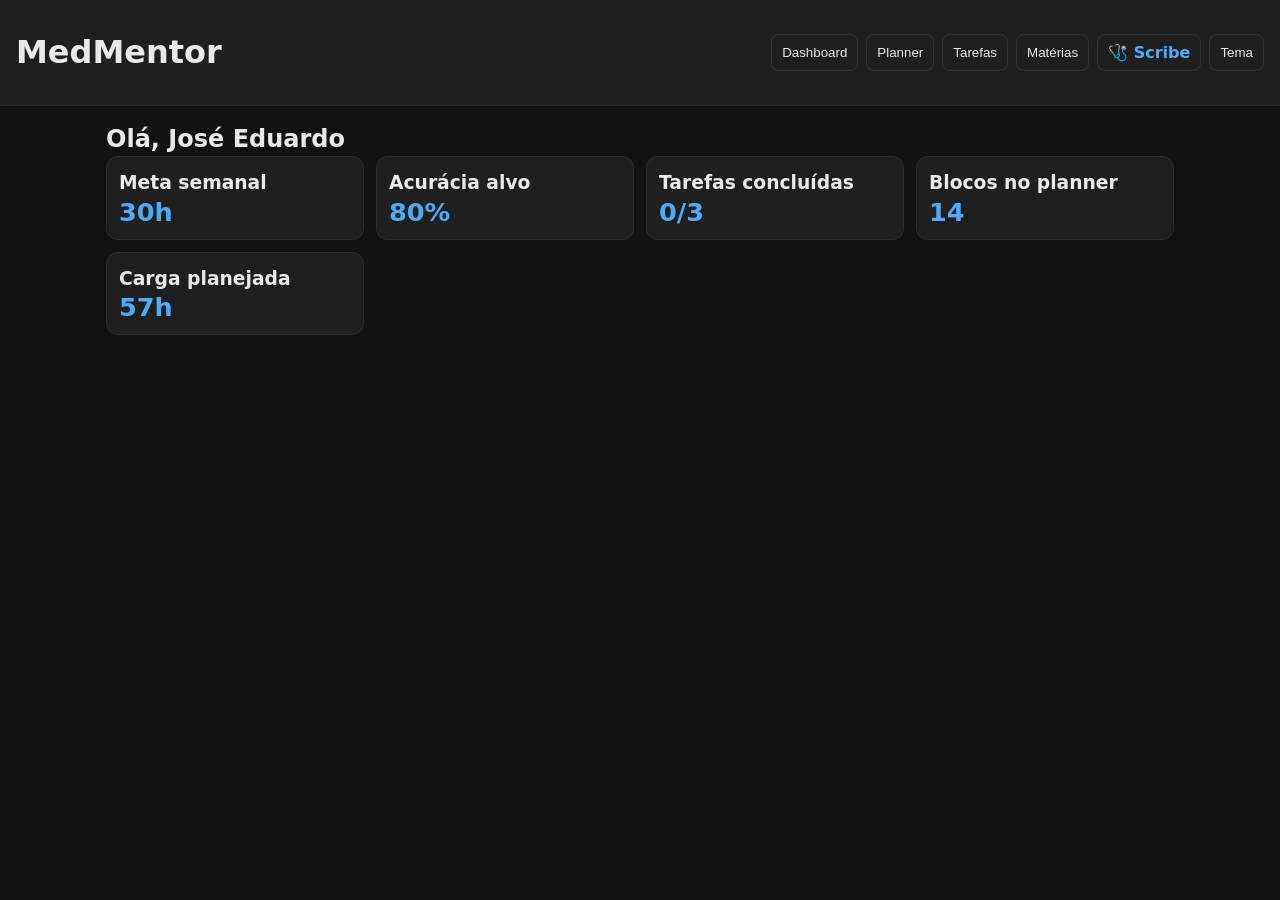
<file: index.html>
<!doctype html>
<html lang="pt-BR">
<head>
  <meta charset="UTF-8" />
  <meta name="viewport" content="width=device-width, initial-scale=1.0" />
  <title>MedMentor</title>
  <link rel="stylesheet" href="styles.css" />
</head>
<body>
  <header>
    <h1>MedMentor</h1>
    <nav>
      <button data-view="dashboard">Dashboard</button>
      <button data-view="planner">Planner</button>
      <button data-view="tasks">Tarefas</button>
      <button data-view="subjects">Matérias</button>
      <a href="scribe.html" style="padding:8px 10px;border-radius:8px;border:1px solid #6664;color:var(--accent);text-decoration:none;font-weight:600">🩺 Scribe</a>
      <button id="themeToggle">Tema</button>
    </nav>
  </header>

  <main>
    <section id="dashboard" class="view"></section>
    <section id="planner" class="view hidden"></section>
    <section id="tasks" class="view hidden"></section>
    <section id="subjects" class="view hidden"></section>
  </main>

  <template id="taskTpl">
    <div class="card task">
      <div>
        <h4 class="task-title"></h4>
        <p class="meta"></p>
      </div>
      <div>
        <select class="task-status">
          <option value="todo">todo</option>
          <option value="doing">doing</option>
          <option value="done">done</option>
        </select>
      </div>
    </div>
  </template>

  <script src="app.js"></script>
</body>
</html>
</file>
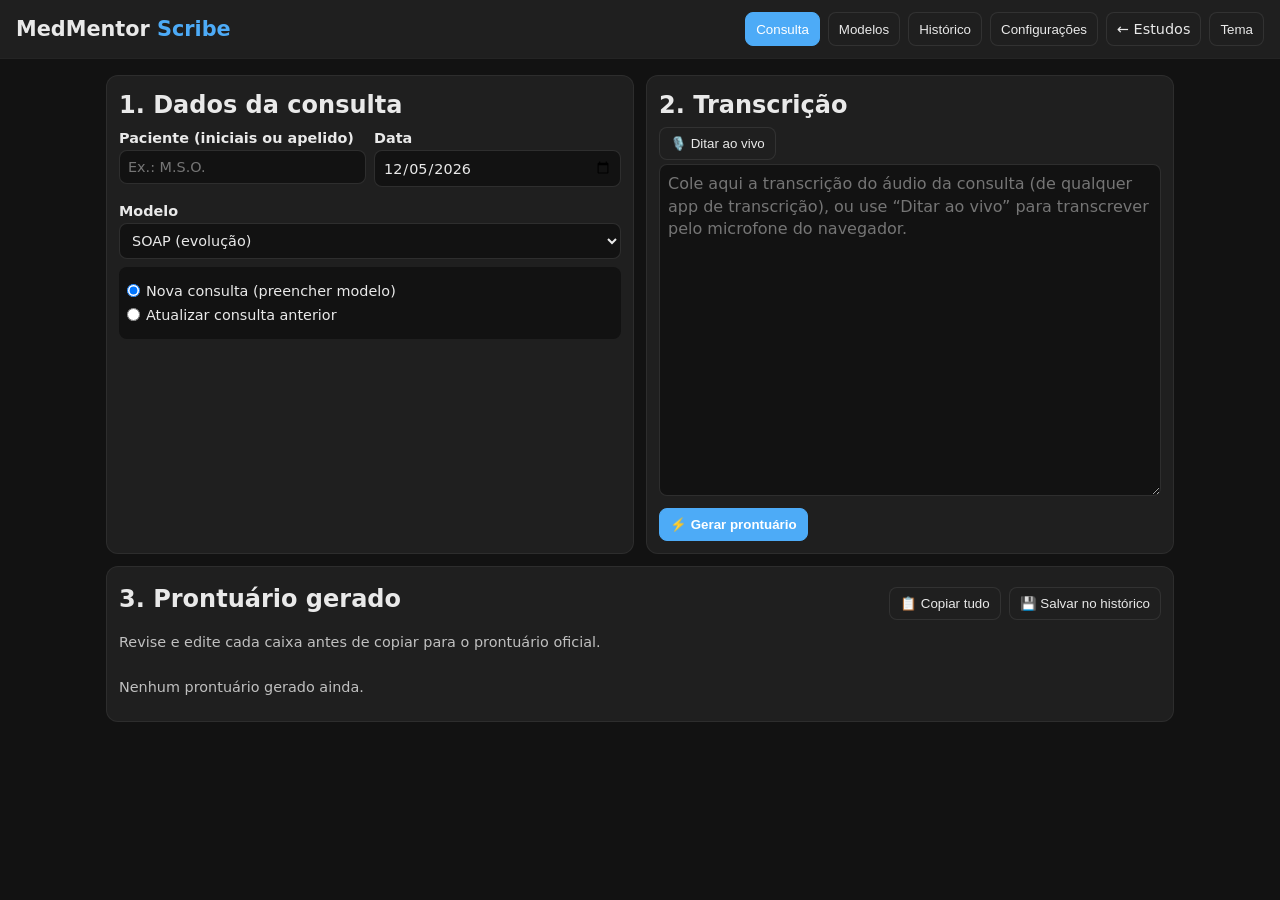
<file: scribe.html>
<!doctype html>
<html lang="pt-BR">
<head>
  <meta charset="UTF-8" />
  <meta name="viewport" content="width=device-width, initial-scale=1.0" />
  <title>MedMentor Scribe</title>
  <link rel="stylesheet" href="styles.css" />
  <link rel="stylesheet" href="scribe.css" />
</head>
<body>
  <header>
    <h1>MedMentor <span class="accent">Scribe</span></h1>
    <nav>
      <button data-tab="consulta" class="active">Consulta</button>
      <button data-tab="modelos">Modelos</button>
      <button data-tab="historico">Histórico</button>
      <button data-tab="config">Configurações</button>
      <a class="btn" href="index.html">← Estudos</a>
      <button id="themeToggle" title="Alternar tema">Tema</button>
    </nav>
  </header>

  <main>
    <!-- ============ CONSULTA ============ -->
    <section id="consulta" class="tab">
      <div class="two-col">
        <div class="card">
          <h2>1. Dados da consulta</h2>
          <div class="row">
            <label>Paciente (iniciais ou apelido)
              <input id="patient" placeholder="Ex.: M.S.O." list="patientList" />
              <datalist id="patientList"></datalist>
            </label>
            <label>Data
              <input id="date" type="date" />
            </label>
          </div>
          <label>Modelo
            <select id="templateSelect"></select>
          </label>

          <div class="mode">
            <label class="radio"><input type="radio" name="mode" value="new" checked /> Nova consulta (preencher modelo)</label>
            <label class="radio"><input type="radio" name="mode" value="update" /> Atualizar consulta anterior</label>
          </div>

          <div id="prevBox" class="hidden">
            <label>Consulta anterior
              <select id="prevSelect"><option value="">— colar texto abaixo —</option></select>
            </label>
            <textarea id="prevText" rows="7" placeholder="Cole aqui a evolução/consulta anterior (ou escolha uma do histórico acima)."></textarea>
            <label class="check"><input type="checkbox" id="markChanges" checked /> Marcar com ▲ o que mudou desde a consulta anterior</label>
          </div>
        </div>

        <div class="card">
          <h2>2. Transcrição</h2>
          <div class="toolbar">
            <button id="micBtn" type="button">🎙️ Ditar ao vivo</button>
            <span id="micStatus" class="meta"></span>
          </div>
          <textarea id="transcript" rows="14" placeholder="Cole aqui a transcrição do áudio da consulta (de qualquer app de transcrição), ou use “Ditar ao vivo” para transcrever pelo microfone do navegador."></textarea>
          <div class="toolbar">
            <button id="generateBtn" class="primary" type="button">⚡ Gerar prontuário</button>
            <span id="genStatus" class="meta"></span>
          </div>
        </div>
      </div>

      <div class="card" id="outputCard">
        <div class="toolbar spread">
          <h2>3. Prontuário gerado <span id="outMeta" class="meta"></span></h2>
          <div class="toolbar">
            <button id="copyAllBtn" type="button">📋 Copiar tudo</button>
            <button id="saveBtn" type="button">💾 Salvar no histórico</button>
          </div>
        </div>
        <p class="meta">Revise e edite cada caixa antes de copiar para o prontuário oficial.</p>
        <div id="output" class="fields"><p class="meta">Nenhum prontuário gerado ainda.</p></div>
      </div>
    </section>

    <!-- ============ MODELOS ============ -->
    <section id="modelos" class="tab hidden">
      <div class="two-col">
        <div class="card">
          <h2>Meus modelos</h2>
          <div id="templateList" class="list"></div>
          <button id="newTemplateBtn" type="button">+ Novo modelo em branco</button>
        </div>

        <div class="card">
          <h2>Criar modelo a partir de um texto</h2>
          <p class="meta">Cole seu roteiro/modelo de consulta (ex.: o modelo que você usa no hospital). O Scribe detecta os campos — linhas terminando com “:”, títulos em MAIÚSCULAS, <code>## títulos</code>, <code>[campos]</code> ou <code>{{campos}}</code> — e cria as caixinhas para você ajustar.</p>
          <textarea id="rawTemplate" rows="12" placeholder="IDENTIFICAÇÃO:&#10;QUEIXA PRINCIPAL:&#10;HDA:&#10;ANTECEDENTES PESSOAIS: comorbidades, cirurgias, internações&#10;MEDICAÇÕES EM USO:&#10;ALERGIAS:&#10;EXAME FÍSICO: PA [ ] FC [ ] ...&#10;HIPÓTESES DIAGNÓSTICAS:&#10;CONDUTA:"></textarea>
          <div class="toolbar">
            <button id="parseLocalBtn" type="button">🔍 Detectar campos</button>
            <button id="parseAiBtn" type="button">✨ Detectar com IA</button>
            <span id="parseStatus" class="meta"></span>
          </div>
        </div>
      </div>

      <div class="card" id="editorCard">
        <div class="toolbar spread">
          <h2>Editor de modelo</h2>
          <div class="toolbar">
            <button id="addFieldBtn" type="button">+ Campo</button>
            <button id="saveTemplateBtn" class="primary" type="button">💾 Salvar modelo</button>
          </div>
        </div>
        <label>Nome do modelo <input id="tplName" placeholder="Ex.: Ambulatório de Clínica Médica" /></label>
        <label>Instruções gerais (opcional)
          <textarea id="tplInstructions" rows="2" placeholder="Ex.: Escrever em tópicos curtos, usar abreviações usuais (HAS, DM2), exame físico em linha única."></textarea>
        </label>
        <div id="fieldEditor" class="field-editor"><p class="meta">Selecione um modelo à esquerda, crie um novo, ou detecte a partir de um texto.</p></div>
      </div>
    </section>

    <!-- ============ HISTÓRICO ============ -->
    <section id="historico" class="tab hidden">
      <div class="card">
        <div class="toolbar spread">
          <h2>Histórico de consultas</h2>
          <input id="histSearch" placeholder="Buscar paciente..." />
        </div>
        <div id="histList" class="list"></div>
      </div>
    </section>

    <!-- ============ CONFIG ============ -->
    <section id="config" class="tab hidden">
      <div class="card">
        <h2>Inteligência artificial (Claude)</h2>
        <p class="meta">Com uma chave da API da Anthropic o Scribe usa IA para organizar a transcrição no modelo. Sem chave, funciona no <strong>modo offline</strong> (distribui as frases por palavras‑chave — bem menos preciso). A chave fica salva só neste navegador.</p>
        <label>Chave da API (<a href="https://console.anthropic.com/settings/keys" target="_blank" rel="noopener">obter chave</a>)
          <input id="apiKey" type="password" placeholder="sk-ant-..." autocomplete="off" />
        </label>
        <label>Modelo de IA
          <select id="aiModel">
            <option value="claude-opus-5">Claude Opus 5 (mais preciso)</option>
            <option value="claude-sonnet-5">Claude Sonnet 5 (equilíbrio)</option>
            <option value="claude-haiku-4-5">Claude Haiku 4.5 (mais rápido/barato)</option>
          </select>
        </label>
        <div class="toolbar"><button id="saveConfigBtn" class="primary" type="button">Salvar</button><span id="configStatus" class="meta"></span></div>
      </div>
      <div class="card warn">
        <h3>⚠️ Privacidade (LGPD)</h3>
        <p>Tudo é salvo apenas no seu navegador (localStorage). Ao usar a IA, a transcrição é enviada à API da Anthropic. Evite nomes completos, CPF, endereço e outros identificadores — use iniciais. O texto gerado é um rascunho: a responsabilidade pelo registro é do médico.</p>
        <div class="toolbar">
          <button id="exportBtn" type="button">⬇️ Exportar backup</button>
          <label class="btn">⬆️ Importar backup <input id="importInput" type="file" accept="application/json" hidden /></label>
          <button id="wipeBtn" type="button" class="danger">Apagar todos os dados do Scribe</button>
        </div>
      </div>
    </section>
  </main>

  <script type="module" src="scribe.js"></script>
</body>
</html>
</file>
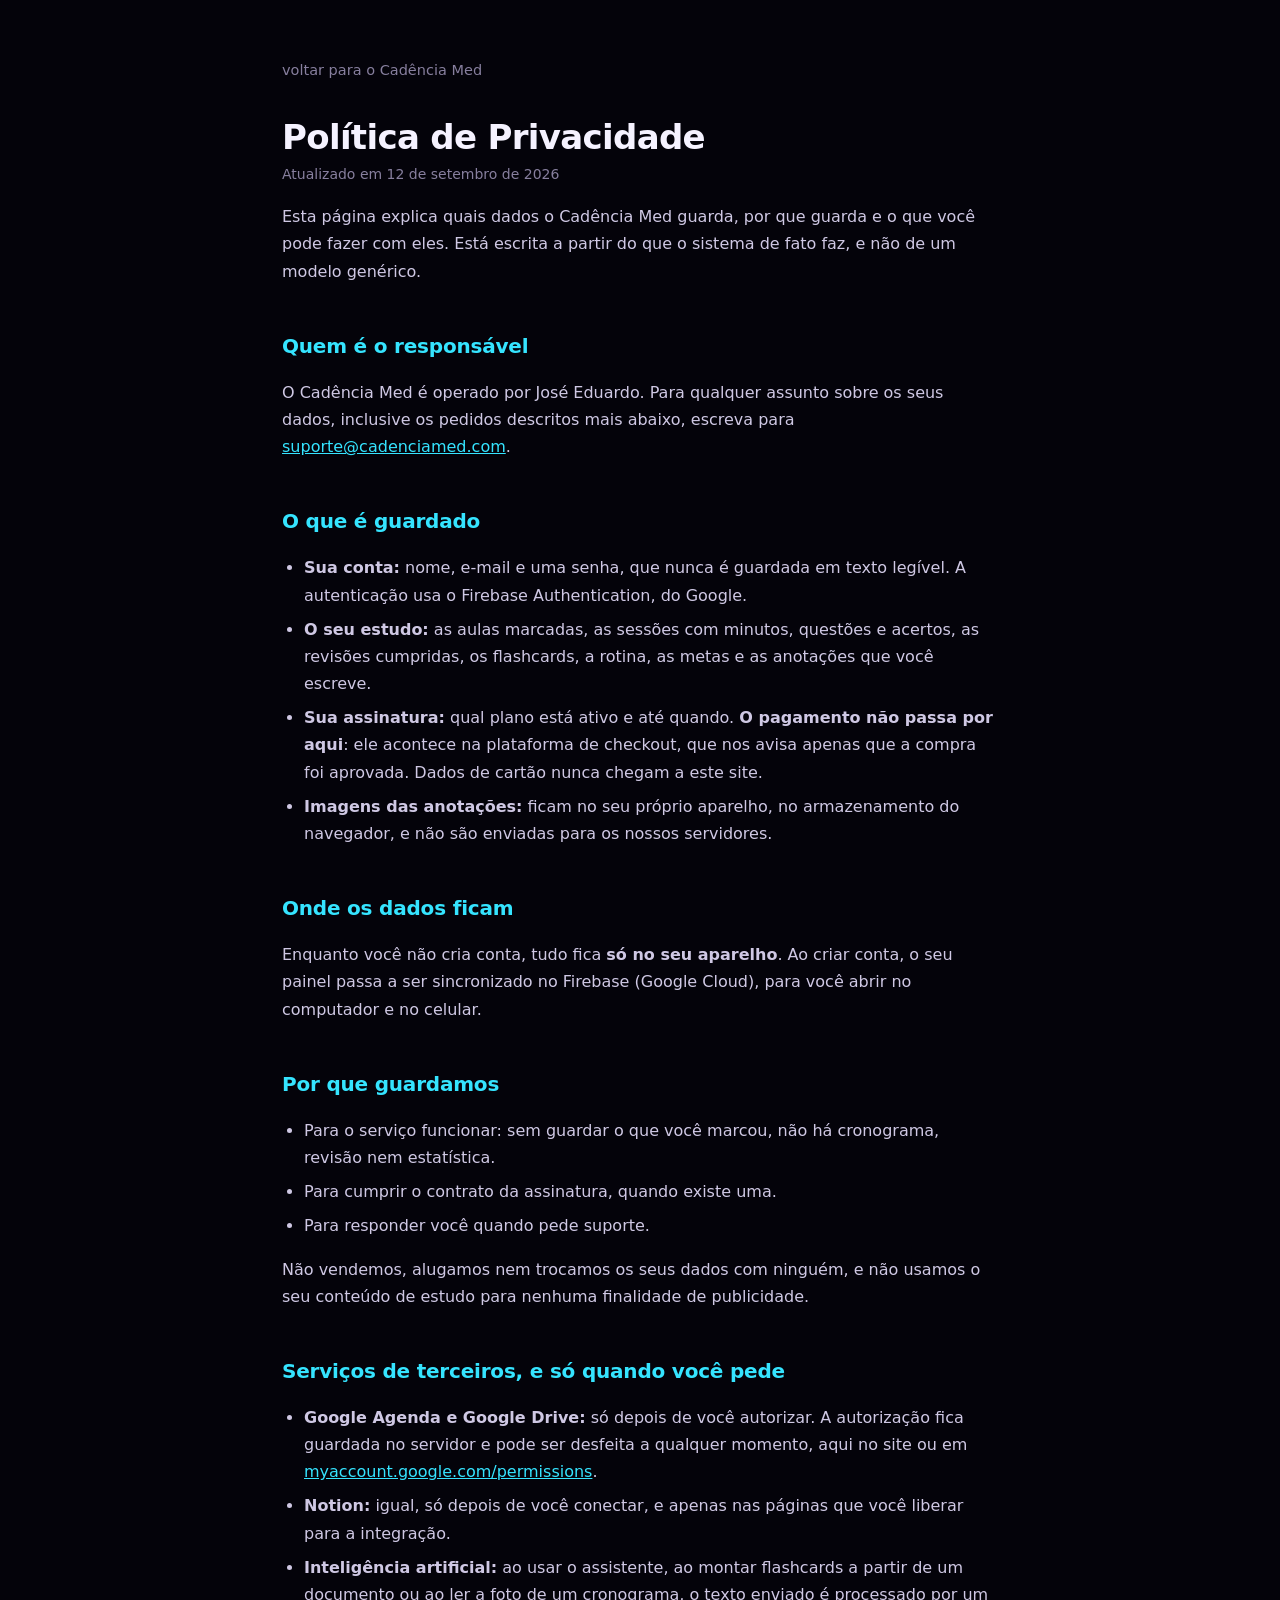
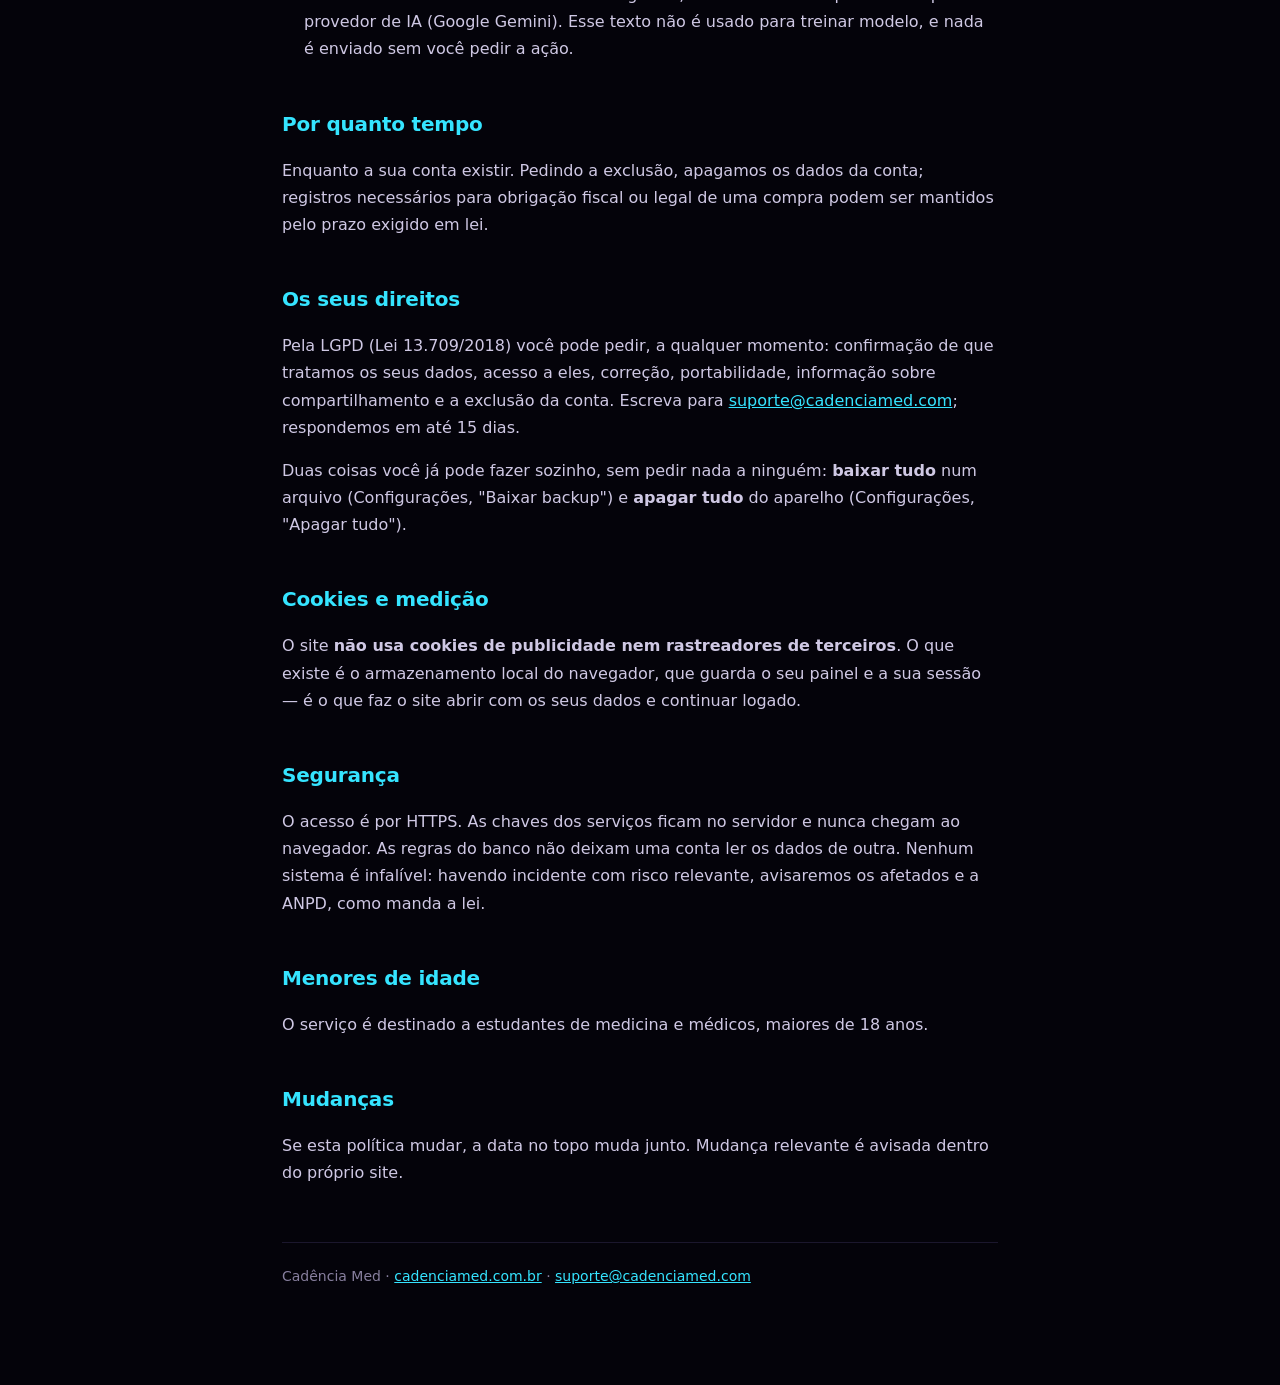
<file: fonte/privacidade.html>
<!DOCTYPE html>
<html lang="pt-BR">
<head>
<meta charset="utf-8">
<meta name="viewport" content="width=device-width, initial-scale=1">
<meta name="theme-color" content="#04030A">
<meta name="description" content="Quais dados o Cadência Med guarda, por que guarda, e como pedir acesso ou exclusão.">
<title>Política de Privacidade · Cadência Med</title>
<link rel="icon" href="/icone-32.png" type="image/png">
<style>:root{color-scheme:dark}
*,*::before,*::after{box-sizing:border-box}
body{margin:0;background:#04030A;color:#F5F2FF;
  font-family:"Inter",system-ui,-apple-system,"Segoe UI",Roboto,sans-serif;
  font-size:16px;line-height:1.7;-webkit-font-smoothing:antialiased}
.folha{max-width:760px;margin:0 auto;padding:56px 22px 96px}
a{color:#35E4FF}
h1{font-size:34px;line-height:1.2;margin:0 0 6px;letter-spacing:-0.02em}
h2{font-size:20px;margin:44px 0 12px;color:#35E4FF;letter-spacing:-0.01em}
p,li{color:#CFC8E4}
ul{padding-left:22px}
li{margin:7px 0}
.quando{color:#877F9E;font-size:14px;margin:0 0 8px}
.volta{display:inline-block;margin-bottom:34px;color:#877F9E;text-decoration:none;font-size:14.5px}
.volta:hover{color:#35E4FF}
.aviso{border:1px solid rgba(170,145,255,.16);background:rgba(170,145,255,.05);
  border-radius:14px;padding:16px 18px;margin:30px 0}
.pe{margin-top:56px;padding-top:22px;border-top:1px solid rgba(170,145,255,.14);
  color:#877F9E;font-size:14px}
@media (max-width:520px){.folha{padding:38px 18px 70px}h1{font-size:27px}}</style>
</head>
<body>
<div class="folha">
<a class="volta" href="/">voltar para o Cadência Med</a>
<h1>Política de Privacidade</h1>
<p class="quando">Atualizado em 12 de setembro de 2026</p>
<p>Esta página explica quais dados o Cadência Med guarda, por que guarda e
o que você pode fazer com eles. Está escrita a partir do que o sistema de
fato faz, e não de um modelo genérico.</p>

<h2>Quem é o responsável</h2>
<p>O Cadência Med é operado por José Eduardo. Para qualquer assunto sobre
os seus dados, inclusive os pedidos descritos mais abaixo, escreva para
<a href="mailto:suporte@cadenciamed.com">suporte@cadenciamed.com</a>.</p>

<h2>O que é guardado</h2>
<ul>
  <li><strong>Sua conta:</strong> nome, e-mail e uma senha, que nunca é
    guardada em texto legível. A autenticação usa o Firebase
    Authentication, do Google.</li>
  <li><strong>O seu estudo:</strong> as aulas marcadas, as sessões com
    minutos, questões e acertos, as revisões cumpridas, os flashcards, a
    rotina, as metas e as anotações que você escreve.</li>
  <li><strong>Sua assinatura:</strong> qual plano está ativo e até quando.
    <strong>O pagamento não passa por aqui</strong>: ele acontece na
    plataforma de checkout, que nos avisa apenas que a compra foi
    aprovada. Dados de cartão nunca chegam a este site.</li>
  <li><strong>Imagens das anotações:</strong> ficam no seu próprio
    aparelho, no armazenamento do navegador, e não são enviadas para os
    nossos servidores.</li>
</ul>

<h2>Onde os dados ficam</h2>
<p>Enquanto você não cria conta, tudo fica <strong>só no seu
aparelho</strong>. Ao criar conta, o seu painel passa a ser sincronizado
no Firebase (Google Cloud), para você abrir no computador e no celular.</p>

<h2>Por que guardamos</h2>
<ul>
  <li>Para o serviço funcionar: sem guardar o que você marcou, não há
    cronograma, revisão nem estatística.</li>
  <li>Para cumprir o contrato da assinatura, quando existe uma.</li>
  <li>Para responder você quando pede suporte.</li>
</ul>
<p>Não vendemos, alugamos nem trocamos os seus dados com ninguém, e não
usamos o seu conteúdo de estudo para nenhuma finalidade de publicidade.</p>

<h2>Serviços de terceiros, e só quando você pede</h2>
<ul>
  <li><strong>Google Agenda e Google Drive:</strong> só depois de você
    autorizar. A autorização fica guardada no servidor e pode ser
    desfeita a qualquer momento, aqui no site ou em
    <a href="https://myaccount.google.com/permissions">myaccount.google.com/permissions</a>.</li>
  <li><strong>Notion:</strong> igual, só depois de você conectar, e
    apenas nas páginas que você liberar para a integração.</li>
  <li><strong>Inteligência artificial:</strong> ao usar o assistente, ao
    montar flashcards a partir de um documento ou ao ler a foto de um
    cronograma, o texto enviado é processado por um provedor de IA
    (Google Gemini). Esse texto não é usado para treinar modelo, e nada
    é enviado sem você pedir a ação.</li>
</ul>

<h2>Por quanto tempo</h2>
<p>Enquanto a sua conta existir. Pedindo a exclusão, apagamos os dados da
conta; registros necessários para obrigação fiscal ou legal de uma compra
podem ser mantidos pelo prazo exigido em lei.</p>

<h2>Os seus direitos</h2>
<p>Pela LGPD (Lei 13.709/2018) você pode pedir, a qualquer momento:
confirmação de que tratamos os seus dados, acesso a eles, correção,
portabilidade, informação sobre compartilhamento e a exclusão da conta.
Escreva para <a href="mailto:suporte@cadenciamed.com">suporte@cadenciamed.com</a>; respondemos em até
15 dias.</p>
<p>Duas coisas você já pode fazer sozinho, sem pedir nada a ninguém:
<strong>baixar tudo</strong> num arquivo (Configurações, "Baixar backup")
e <strong>apagar tudo</strong> do aparelho (Configurações, "Apagar
tudo").</p>

<h2>Cookies e medição</h2>
<p>O site <strong>não usa cookies de publicidade nem rastreadores de
terceiros</strong>. O que existe é o armazenamento local do navegador,
que guarda o seu painel e a sua sessão — é o que faz o site abrir com os
seus dados e continuar logado.</p>

<h2>Segurança</h2>
<p>O acesso é por HTTPS. As chaves dos serviços ficam no servidor e nunca
chegam ao navegador. As regras do banco não deixam uma conta ler os dados
de outra. Nenhum sistema é infalível: havendo incidente com risco
relevante, avisaremos os afetados e a ANPD, como manda a lei.</p>

<h2>Menores de idade</h2>
<p>O serviço é destinado a estudantes de medicina e médicos, maiores de 18
anos.</p>

<h2>Mudanças</h2>
<p>Se esta política mudar, a data no topo muda junto. Mudança relevante é
avisada dentro do próprio site.</p>
<div class="pe">
Cadência Med · <a href="https://cadenciamed.com.br">cadenciamed.com.br</a> · <a href="mailto:suporte@cadenciamed.com">suporte@cadenciamed.com</a>
</div>
</div>
</body>
</html>
</file>
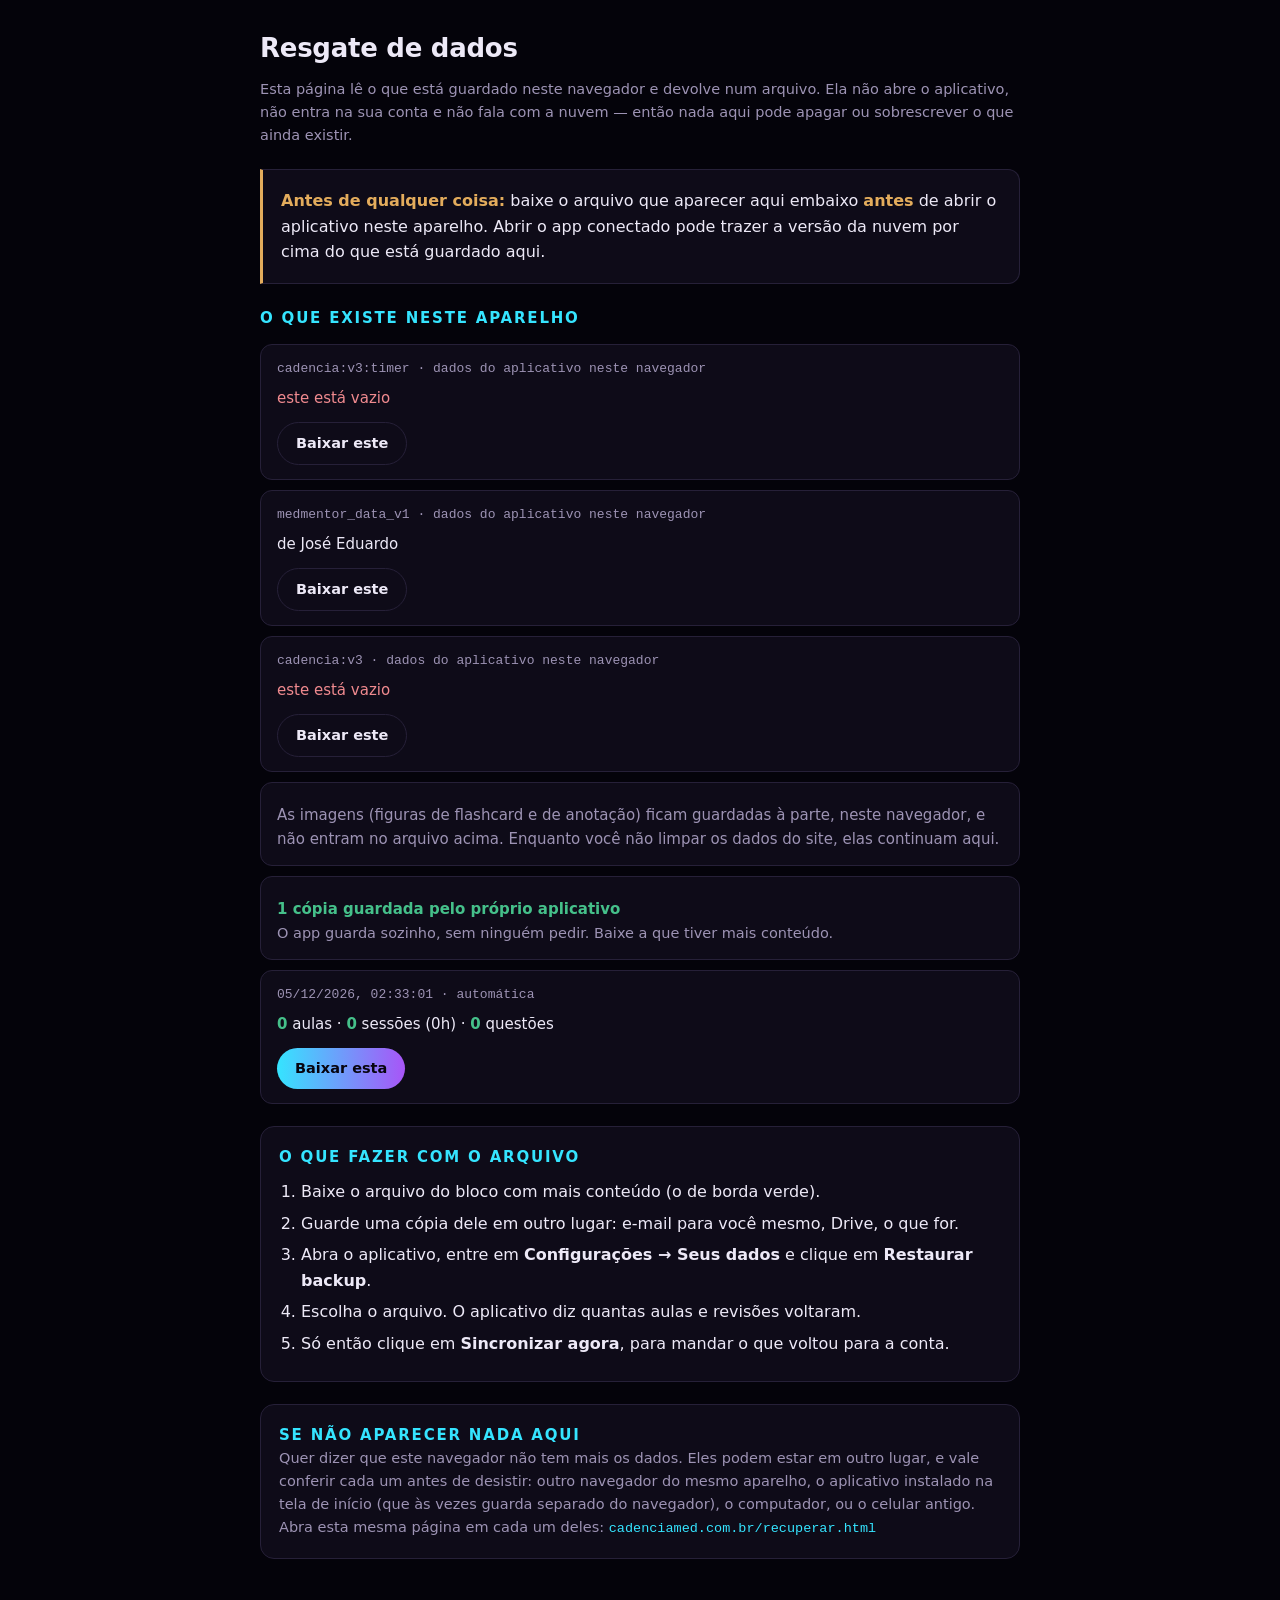
<file: fonte/recuperar.html>
<!DOCTYPE html>
<html lang="pt-BR">
<head>
<meta charset="utf-8">
<meta name="viewport" content="width=device-width, initial-scale=1, viewport-fit=cover">
<meta name="robots" content="noindex">
<title>Resgate de dados · Cadência Med</title>
<style>
  :root {
    --fundo: #04030A; --caixa: #0E0B18; --linha: #262038;
    --texto: #EDE9F7; --fraco: #9D93B4; --neon: #35E4FF; --roxo: #A855F7;
    --bom: #45C08A; --alerta: #E3AC5C; --ruim: #F08A8F;
  }
  * { box-sizing: border-box; }
  body {
    margin: 0; background: var(--fundo); color: var(--texto);
    font: 16px/1.6 ui-sans-serif, system-ui, -apple-system, "Segoe UI", sans-serif;
    padding: 28px 18px 64px;
  }
  main { max-width: 760px; margin: 0 auto; display: flex; flex-direction: column; gap: 22px; }
  h1 { font-size: 26px; margin: 0; letter-spacing: -0.01em; }
  h2 { font-size: 15px; margin: 0; text-transform: uppercase; letter-spacing: 0.12em; color: var(--neon); }
  p { margin: 0; }
  .fraco { color: var(--fraco); font-size: 14.5px; }
  .caixa { background: var(--caixa); border: 1px solid var(--linha); border-radius: 14px; padding: 18px; }
  .aviso { border-left: 3px solid var(--alerta); border-radius: 0 12px 12px 0; }
  .aviso b { color: var(--alerta); }
  .achado { display: flex; flex-direction: column; gap: 10px; margin-top: 14px; }
  .item { background: var(--caixa); border: 1px solid var(--linha); border-radius: 12px; padding: 14px 16px; }
  .item.rico { border-color: var(--bom); }
  .item .chave { font-family: ui-monospace, monospace; font-size: 13px; color: var(--fraco); word-break: break-all; }
  .item .resumo { margin-top: 6px; font-size: 15px; }
  .item .resumo b { color: var(--bom); }
  .item .vazio { color: var(--ruim); }
  button {
    margin-top: 12px; font: inherit; font-weight: 700; font-size: 14.5px;
    padding: 9px 18px; border-radius: 999px; cursor: pointer;
    background: linear-gradient(90deg, var(--neon), var(--roxo));
    color: #07050F; border: 0;
  }
  button.quieto { background: transparent; color: var(--texto); border: 1px solid var(--linha); }
  button:focus-visible { outline: 2px solid var(--neon); outline-offset: 2px; }
  ol { margin: 10px 0 0; padding-left: 22px; }
  li { margin-bottom: 6px; }
  code { font-family: ui-monospace, monospace; font-size: 13.5px; color: var(--neon); }
</style>
</head>
<body>
<main>

  <header>
    <h1>Resgate de dados</h1>
    <p class="fraco" style="margin-top:8px">
      Esta página lê o que está guardado neste navegador e devolve num arquivo.
      Ela não abre o aplicativo, não entra na sua conta e não fala com a nuvem —
      então nada aqui pode apagar ou sobrescrever o que ainda existir.
    </p>
  </header>

  <div class="caixa aviso">
    <b>Antes de qualquer coisa:</b> baixe o arquivo que aparecer aqui embaixo
    <b>antes</b> de abrir o aplicativo neste aparelho. Abrir o app conectado
    pode trazer a versão da nuvem por cima do que está guardado aqui.
  </div>

  <section>
    <h2>O que existe neste aparelho</h2>
    <div id="achados" class="achado">
      <p class="fraco">procurando…</p>
    </div>
  </section>

  <section class="caixa">
    <h2>O que fazer com o arquivo</h2>
    <ol>
      <li>Baixe o arquivo do bloco com mais conteúdo (o de borda verde).</li>
      <li>Guarde uma cópia dele em outro lugar: e-mail para você mesmo, Drive, o que for.</li>
      <li>Abra o aplicativo, entre em <b>Configurações → Seus dados</b> e clique em <b>Restaurar backup</b>.</li>
      <li>Escolha o arquivo. O aplicativo diz quantas aulas e revisões voltaram.</li>
      <li>Só então clique em <b>Sincronizar agora</b>, para mandar o que voltou para a conta.</li>
    </ol>
  </section>

  <section class="caixa">
    <h2>Se não aparecer nada aqui</h2>
    <p class="fraco">
      Quer dizer que este navegador não tem mais os dados. Eles podem estar em
      outro lugar, e vale conferir cada um antes de desistir: outro navegador do
      mesmo aparelho, o aplicativo instalado na tela de início (que às vezes
      guarda separado do navegador), o computador, ou o celular antigo.
      Abra esta mesma página em cada um deles:
      <code>cadenciamed.com.br/recuperar.html</code>
    </p>
  </section>

</main>

<script>
(function () {
  var caixa = document.getElementById("achados");

  /* Conta o que há de verdade dentro de um backup do app. É isto que diz
     qual cópia vale a pena: um arquivo pode existir e estar vazio. */
  function resumir(txt) {
    var d;
    try { d = JSON.parse(txt); } catch (e) { return null; }
    if (!d || typeof d !== "object") return null;
    var marcas = Object.keys(d.marks || {}).length;
    var revisoes = Object.values(d.reviews || {}).reduce(function (a, r) {
      return a + Object.keys((r && r.done) || {}).length;
    }, 0);
    var sessoes = (d.sessions || []).length;
    var minutos = (d.sessions || []).reduce(function (a, s) { return a + (Number(s.minutes) || 0); }, 0);
    var questoes = (d.sessions || []).reduce(function (a, s) { return a + (Number(s.questions) || 0); }, 0);
    var datas = (d.sessions || []).map(function (s) { return s.date; }).filter(Boolean).sort();
    return {
      nome: (d.profile && d.profile.name) || "",
      marcas: marcas, revisoes: revisoes, sessoes: sessoes,
      horas: Math.round(minutos / 60), questoes: questoes,
      cartoes: (d.flash || []).length,
      provas: (d.provas || []).length,
      de: datas[0] || "", ate: datas[datas.length - 1] || "",
      peso: marcas * 10 + revisoes * 5 + sessoes + (d.flash || []).length,
    };
  }

  function baixar(nome, texto) {
    var blob = new Blob([texto], { type: "application/json" });
    var url = URL.createObjectURL(blob);
    var a = document.createElement("a");
    a.href = url; a.download = nome;
    document.body.appendChild(a); a.click(); a.remove();
    setTimeout(function () { URL.revokeObjectURL(url); }, 4000);
  }

  var hoje = new Date().toISOString().slice(0, 10);
  var encontrados = [];

  try {
    for (var i = 0; i < localStorage.length; i++) {
      var chave = localStorage.key(i);
      var valor = localStorage.getItem(chave);
      if (!valor || valor.length < 20) continue;
      var r = resumir(valor);
      if (!r) continue;
      encontrados.push({ chave: chave, valor: valor, r: r });
    }
  } catch (e) {
    caixa.innerHTML = '<p class="vazio">O navegador bloqueou o armazenamento desta página. '
      + 'Isso acontece em aba anônima. Abra numa aba normal.</p>';
    return;
  }

  encontrados.sort(function (a, b) { return b.r.peso - a.r.peso; });

  caixa.innerHTML = "";
  if (encontrados.length === 0) {
    var nada = document.createElement("div");
    nada.className = "item";
    nada.innerHTML = '<p class="vazio">Não achei dados do aplicativo no armazenamento comum deste navegador.</p>'
      + '<p class="fraco" style="margin-top:8px">Ainda pode haver cópias guardadas pelo próprio app; se houver, elas aparecem logo abaixo em um instante.</p>';
    caixa.appendChild(nada);
  }
  encontrados.forEach(function (achado, n) {
    var r = achado.r;
    var div = document.createElement("div");
    div.className = "item" + (n === 0 && r.peso > 0 ? " rico" : "");

    var qual = achado.chave.indexOf("antes-da-nuvem") >= 0
      ? "cópia guardada pelo app antes da primeira carga da nuvem"
      : "dados do aplicativo neste navegador";

    var linhas = [];
    if (r.nome) linhas.push("de " + r.nome);
    if (r.marcas) linhas.push("<b>" + r.marcas + "</b> aulas marcadas");
    if (r.revisoes) linhas.push("<b>" + r.revisoes + "</b> revisões feitas");
    if (r.sessoes) linhas.push("<b>" + r.sessoes + "</b> sessões (" + r.horas + "h)");
    if (r.questoes) linhas.push("<b>" + r.questoes + "</b> questões");
    if (r.cartoes) linhas.push("<b>" + r.cartoes + "</b> flashcards");
    if (r.provas) linhas.push("<b>" + r.provas + "</b> provas");

    div.innerHTML = '<div class="chave">' + achado.chave + " · " + qual + "</div>"
      + '<div class="resumo">'
      + (linhas.length ? linhas.join(" · ") : '<span class="vazio">este está vazio</span>')
      + (r.de ? '<br><span class="fraco">de ' + r.de + " até " + r.ate + "</span>" : "")
      + "</div>";

    var b = document.createElement("button");
    b.textContent = "Baixar este";
    if (r.peso === 0) b.className = "quieto";
    b.onclick = function () {
      baixar("cadencia-resgate-" + hoje + (n ? "-" + (n + 1) : "") + ".json", achado.valor);
    };
    div.appendChild(b);
    caixa.appendChild(div);
  });

  /* As cópias que o app guarda sozinho — uma por meio dia de uso, e
     sempre antes de escrever por cima. Elas moram no IndexedDB, então não
     apareceriam na varredura acima, que é do localStorage. São a parte
     mais provável de salvar alguém: existem sem ninguém ter clicado em
     nada. */
  try {
    var req = indexedDB.open("cadencia-versoes", 1);
    req.onsuccess = function () {
      var bd = req.result;
      if (!bd.objectStoreNames.contains("copias")) { bd.close(); return; }
      var tx = bd.transaction("copias", "readonly");
      var todas = tx.objectStore("copias").getAll();
      todas.onsuccess = function () {
        var lista = (todas.result || []).sort(function (a, b) { return b.em - a.em; });
        bd.close();
        if (!lista.length) return;

        var titulo = document.createElement("div");
        titulo.className = "item";
        titulo.innerHTML = '<div class="resumo"><b>' + lista.length + " cópia" + (lista.length === 1 ? "" : "s")
          + " guardada" + (lista.length === 1 ? "" : "s") + " pelo próprio aplicativo</b>"
          + '<br><span class="fraco">O app guarda sozinho, sem ninguém pedir. Baixe a que tiver mais conteúdo.</span></div>';
        caixa.appendChild(titulo);

        lista.forEach(function (v) {
          var r = v.resumo || {};
          var div = document.createElement("div");
          div.className = "item";
          var quando = new Date(v.em).toLocaleString("pt-BR");
          div.innerHTML = '<div class="chave">' + quando + " · " + (v.motivo || "") + "</div>"
            + '<div class="resumo"><b>' + (r.aulas || 0) + "</b> aulas · <b>" + (r.sessoes || 0)
            + "</b> sessões (" + (r.horas || 0) + "h) · <b>" + (r.questoes || 0) + "</b> questões"
            + (r.cartoes ? " · <b>" + r.cartoes + "</b> flashcards" : "") + "</div>";
          var b = document.createElement("button");
          b.textContent = "Baixar esta";
          b.onclick = function () {
            baixar("cadencia-copia-" + new Date(v.em).toISOString().slice(0, 10) + ".json", v.dados);
          };
          div.appendChild(b);
          caixa.appendChild(div);
        });
      };
      todas.onerror = function () { bd.close(); };
    };
    req.onerror = function () { /* sem depósito de versões neste navegador */ };
  } catch (e) { /* segue sem */ }

  /* As imagens dos flashcards e das anotações moram noutro depósito, e não
     entram no backup de texto. Vale dizer que elas estão aqui, para ninguém
     apagar o navegador achando que levou tudo. */
  try {
    if (window.indexedDB && indexedDB.databases) {
      indexedDB.databases().then(function (bancos) {
        var midia = (bancos || []).filter(function (b) { return /cadencia/i.test(b.name || ""); });
        if (!midia.length) return;
        var nota = document.createElement("div");
        nota.className = "item";
        nota.innerHTML = '<div class="resumo fraco">As imagens (figuras de flashcard e de anotação) '
          + "ficam guardadas à parte, neste navegador, e não entram no arquivo acima. "
          + "Enquanto você não limpar os dados do site, elas continuam aqui.</div>";
        caixa.appendChild(nota);
      }).catch(function () { /* navegador sem essa lista */ });
    }
  } catch (e) { /* segue sem */ }
})();
</script>
</body>
</html>
</file>
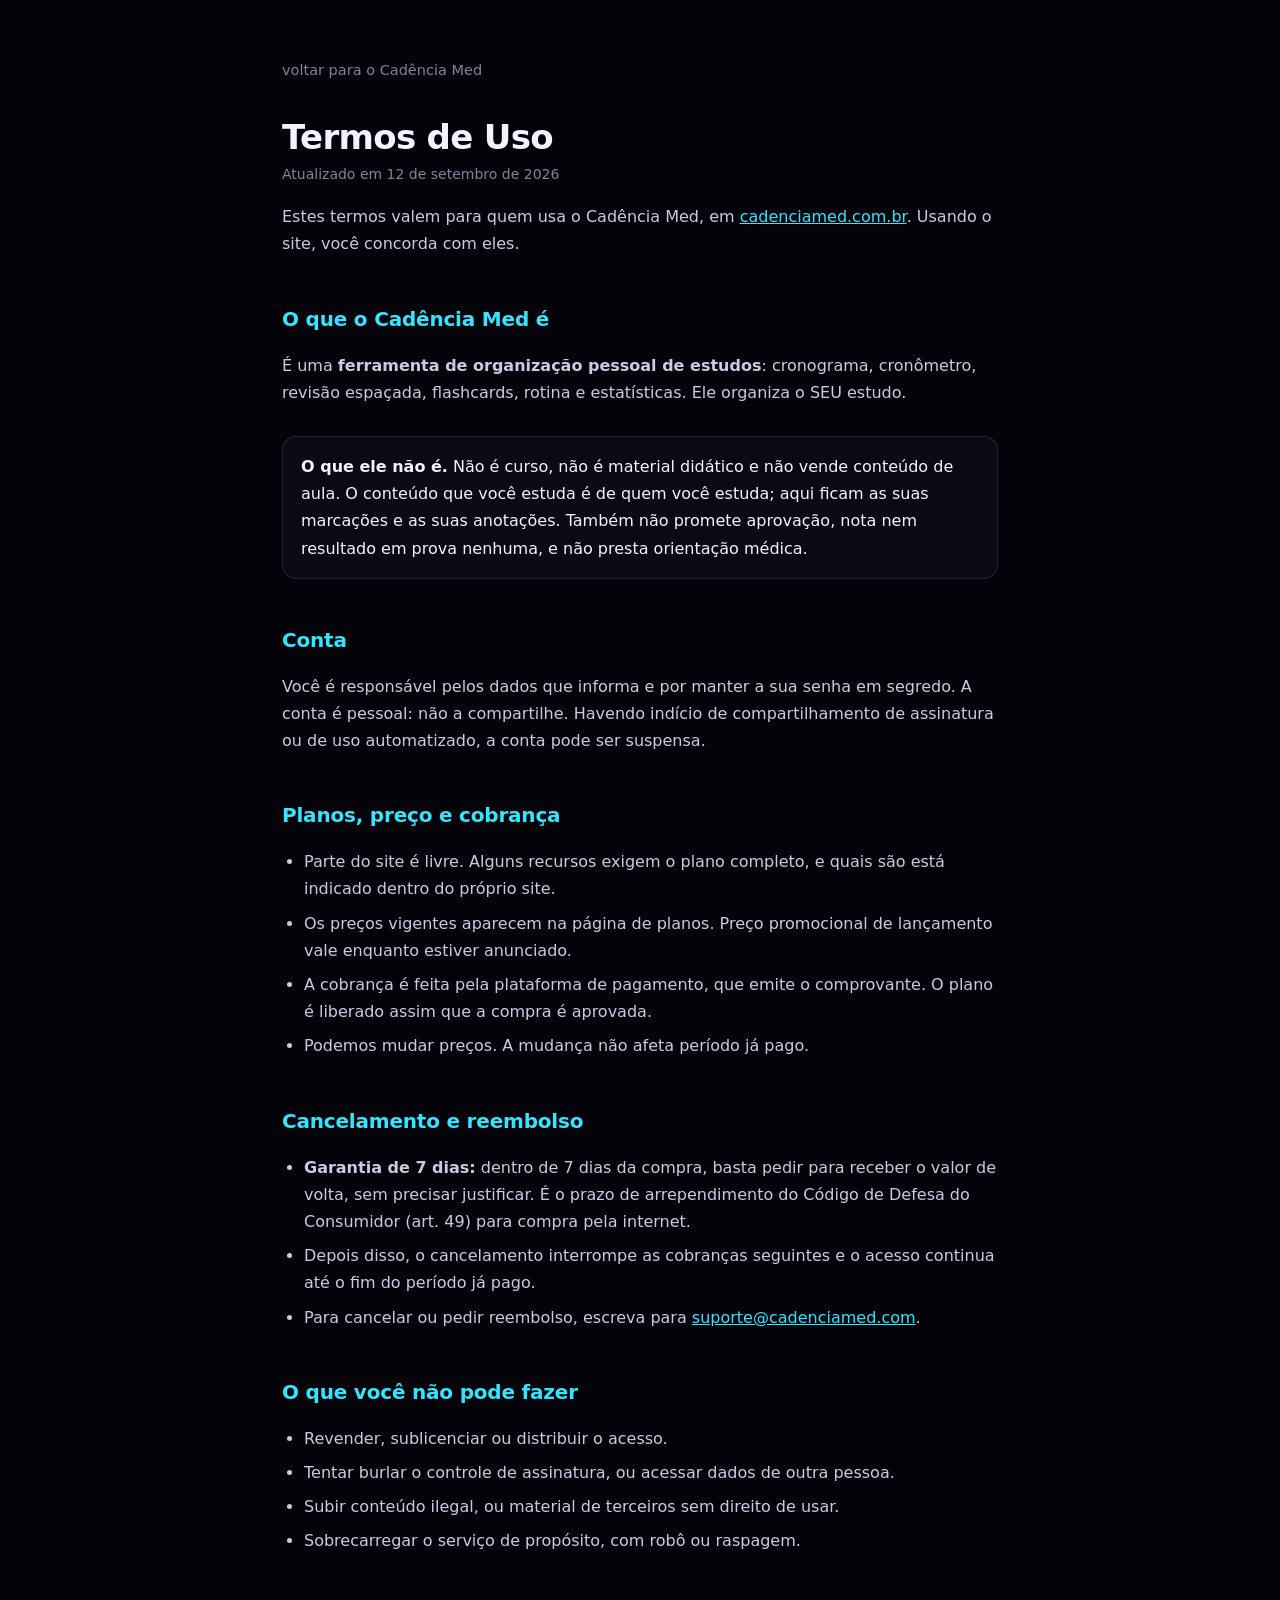
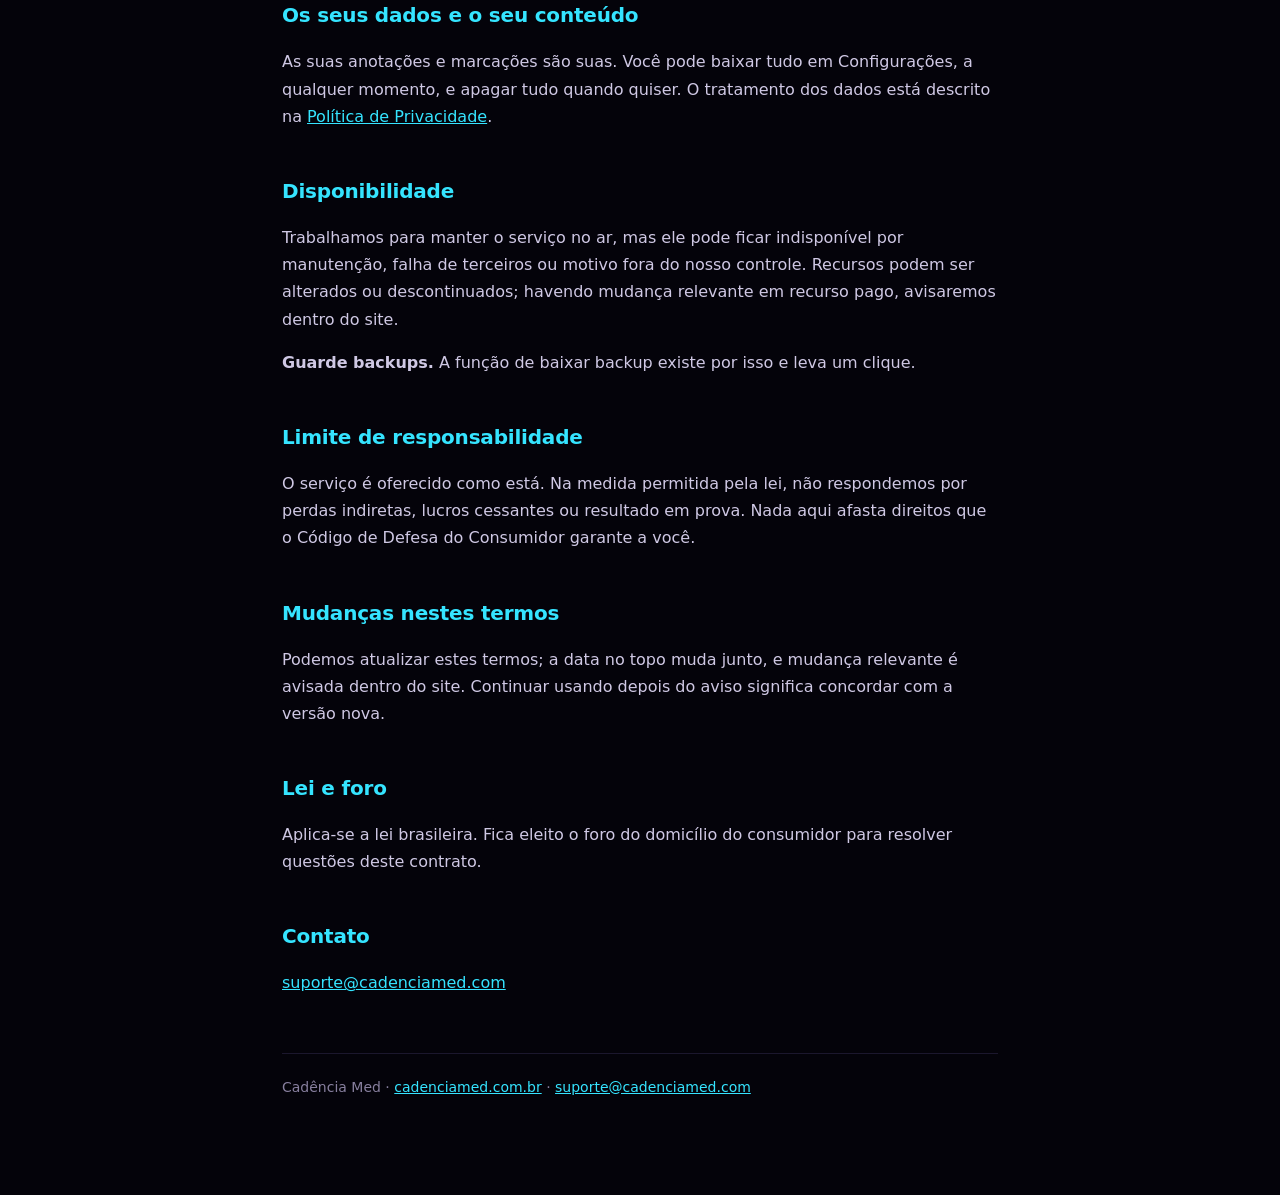
<file: fonte/termos.html>
<!DOCTYPE html>
<html lang="pt-BR">
<head>
<meta charset="utf-8">
<meta name="viewport" content="width=device-width, initial-scale=1">
<meta name="theme-color" content="#04030A">
<meta name="description" content="As regras de uso do Cadência Med: planos, garantia de 7 dias, cancelamento e responsabilidades.">
<title>Termos de Uso · Cadência Med</title>
<link rel="icon" href="/icone-32.png" type="image/png">
<style>:root{color-scheme:dark}
*,*::before,*::after{box-sizing:border-box}
body{margin:0;background:#04030A;color:#F5F2FF;
  font-family:"Inter",system-ui,-apple-system,"Segoe UI",Roboto,sans-serif;
  font-size:16px;line-height:1.7;-webkit-font-smoothing:antialiased}
.folha{max-width:760px;margin:0 auto;padding:56px 22px 96px}
a{color:#35E4FF}
h1{font-size:34px;line-height:1.2;margin:0 0 6px;letter-spacing:-0.02em}
h2{font-size:20px;margin:44px 0 12px;color:#35E4FF;letter-spacing:-0.01em}
p,li{color:#CFC8E4}
ul{padding-left:22px}
li{margin:7px 0}
.quando{color:#877F9E;font-size:14px;margin:0 0 8px}
.volta{display:inline-block;margin-bottom:34px;color:#877F9E;text-decoration:none;font-size:14.5px}
.volta:hover{color:#35E4FF}
.aviso{border:1px solid rgba(170,145,255,.16);background:rgba(170,145,255,.05);
  border-radius:14px;padding:16px 18px;margin:30px 0}
.pe{margin-top:56px;padding-top:22px;border-top:1px solid rgba(170,145,255,.14);
  color:#877F9E;font-size:14px}
@media (max-width:520px){.folha{padding:38px 18px 70px}h1{font-size:27px}}</style>
</head>
<body>
<div class="folha">
<a class="volta" href="/">voltar para o Cadência Med</a>
<h1>Termos de Uso</h1>
<p class="quando">Atualizado em 12 de setembro de 2026</p>
<p>Estes termos valem para quem usa o Cadência Med, em
<a href="https://cadenciamed.com.br">cadenciamed.com.br</a>. Usando o site, você concorda com
eles.</p>

<h2>O que o Cadência Med é</h2>
<p>É uma <strong>ferramenta de organização pessoal de estudos</strong>:
cronograma, cronômetro, revisão espaçada, flashcards, rotina e
estatísticas. Ele organiza o SEU estudo.</p>
<div class="aviso">
<strong>O que ele não é.</strong> Não é curso, não é material didático e
não vende conteúdo de aula. O conteúdo que você estuda é de quem você
estuda; aqui ficam as suas marcações e as suas anotações. Também não
promete aprovação, nota nem resultado em prova nenhuma, e não presta
orientação médica.
</div>

<h2>Conta</h2>
<p>Você é responsável pelos dados que informa e por manter a sua senha em
segredo. A conta é pessoal: não a compartilhe. Havendo indício de
compartilhamento de assinatura ou de uso automatizado, a conta pode ser
suspensa.</p>

<h2>Planos, preço e cobrança</h2>
<ul>
  <li>Parte do site é livre. Alguns recursos exigem o plano completo, e
    quais são está indicado dentro do próprio site.</li>
  <li>Os preços vigentes aparecem na página de planos. Preço promocional
    de lançamento vale enquanto estiver anunciado.</li>
  <li>A cobrança é feita pela plataforma de pagamento, que emite o
    comprovante. O plano é liberado assim que a compra é aprovada.</li>
  <li>Podemos mudar preços. A mudança não afeta período já pago.</li>
</ul>

<h2>Cancelamento e reembolso</h2>
<ul>
  <li><strong>Garantia de 7 dias:</strong> dentro de 7 dias da compra,
    basta pedir para receber o valor de volta, sem precisar justificar.
    É o prazo de arrependimento do Código de Defesa do Consumidor
    (art. 49) para compra pela internet.</li>
  <li>Depois disso, o cancelamento interrompe as cobranças seguintes e o
    acesso continua até o fim do período já pago.</li>
  <li>Para cancelar ou pedir reembolso, escreva para
    <a href="mailto:suporte@cadenciamed.com">suporte@cadenciamed.com</a>.</li>
</ul>

<h2>O que você não pode fazer</h2>
<ul>
  <li>Revender, sublicenciar ou distribuir o acesso.</li>
  <li>Tentar burlar o controle de assinatura, ou acessar dados de outra
    pessoa.</li>
  <li>Subir conteúdo ilegal, ou material de terceiros sem direito de
    usar.</li>
  <li>Sobrecarregar o serviço de propósito, com robô ou raspagem.</li>
</ul>

<h2>Os seus dados e o seu conteúdo</h2>
<p>As suas anotações e marcações são suas. Você pode baixar tudo em
Configurações, a qualquer momento, e apagar tudo quando quiser. O
tratamento dos dados está descrito na
<a href="/privacidade.html">Política de Privacidade</a>.</p>

<h2>Disponibilidade</h2>
<p>Trabalhamos para manter o serviço no ar, mas ele pode ficar
indisponível por manutenção, falha de terceiros ou motivo fora do nosso
controle. Recursos podem ser alterados ou descontinuados; havendo mudança
relevante em recurso pago, avisaremos dentro do site.</p>
<p><strong>Guarde backups.</strong> A função de baixar backup existe por
isso e leva um clique.</p>

<h2>Limite de responsabilidade</h2>
<p>O serviço é oferecido como está. Na medida permitida pela lei, não
respondemos por perdas indiretas, lucros cessantes ou resultado em prova.
Nada aqui afasta direitos que o Código de Defesa do Consumidor garante a
você.</p>

<h2>Mudanças nestes termos</h2>
<p>Podemos atualizar estes termos; a data no topo muda junto, e mudança
relevante é avisada dentro do site. Continuar usando depois do aviso
significa concordar com a versão nova.</p>

<h2>Lei e foro</h2>
<p>Aplica-se a lei brasileira. Fica eleito o foro do domicílio do
consumidor para resolver questões deste contrato.</p>

<h2>Contato</h2>
<p><a href="mailto:suporte@cadenciamed.com">suporte@cadenciamed.com</a></p>
<div class="pe">
Cadência Med · <a href="https://cadenciamed.com.br">cadenciamed.com.br</a> · <a href="mailto:suporte@cadenciamed.com">suporte@cadenciamed.com</a>
</div>
</div>
</body>
</html>
</file>
<file: styles.css>
:root { --bg:#f7f7f9; --fg:#171717; --card:#fff; --accent:#1565c0; }
body.dark { --bg:#121212; --fg:#e9e9e9; --card:#1f1f1f; --accent:#4dabf7; }
*{box-sizing:border-box} body{margin:0;font-family:system-ui;background:var(--bg);color:var(--fg)}
header{position:sticky;top:0;background:var(--card);padding:12px 16px;border-bottom:1px solid #4442;display:flex;justify-content:space-between;align-items:center;gap:8px}
nav{display:flex;flex-wrap:wrap;gap:8px} button{padding:8px 10px;border-radius:8px;border:1px solid #6664;background:var(--card);color:var(--fg);cursor:pointer}
main{padding:16px;max-width:1100px;margin:auto}.hidden{display:none}
.grid{display:grid;grid-template-columns:repeat(auto-fit,minmax(240px,1fr));gap:12px}
.card{background:var(--card);border:1px solid #6663;padding:12px;border-radius:12px}
.task{display:flex;justify-content:space-between;align-items:center}.meta{opacity:.8;font-size:.9rem}
h2,h3,h4{margin:.2rem 0}.kpi{font-size:1.6rem;font-weight:700;color:var(--accent)}
ul{margin:8px 0 0 18px}
</file>
<file: scribe.css>
.accent{color:var(--accent)}
header h1{font-size:1.3rem;margin:0}
nav button.active{background:var(--accent);color:#fff;border-color:var(--accent)}
a.btn,label.btn{display:inline-block;padding:8px 10px;border-radius:8px;border:1px solid #6664;background:var(--card);color:var(--fg);cursor:pointer;text-decoration:none;font-size:.9rem}
button.primary{background:var(--accent);color:#fff;border-color:var(--accent);font-weight:600}
button.danger{border-color:#c62828;color:#c62828}
button:disabled{opacity:.5;cursor:wait}
.card{margin-bottom:12px}
.card.warn{border-color:#f9a82566}
.two-col{display:grid;grid-template-columns:repeat(auto-fit,minmax(320px,1fr));gap:12px}
.row{display:grid;grid-template-columns:1fr 1fr;gap:8px}
label{display:block;margin:8px 0;font-size:.9rem;font-weight:600}
label.radio,label.check{font-weight:400;display:flex;gap:6px;align-items:center}
input,select,textarea{width:100%;margin-top:4px;padding:8px;border-radius:8px;border:1px solid #6665;background:var(--bg);color:var(--fg);font:inherit;font-weight:400}
input[type=radio],input[type=checkbox]{width:auto;margin:0}
textarea{resize:vertical;line-height:1.4}
.toolbar{display:flex;flex-wrap:wrap;gap:8px;align-items:center;margin-top:8px}
.toolbar.spread{justify-content:space-between;margin-top:0}
.toolbar.spread input{width:auto;min-width:200px}
.mode{margin:8px 0;padding:8px;border-radius:8px;background:var(--bg)}
.fields{display:grid;gap:10px}
.field{border:1px solid #6663;border-radius:10px;padding:8px 10px;background:var(--bg)}
.field-head{display:flex;justify-content:space-between;align-items:center;gap:8px}
.field-head strong{font-size:.85rem;text-transform:uppercase;letter-spacing:.03em;color:var(--accent)}
.field textarea{border:none;background:transparent;padding:4px 0;min-height:2.2em;overflow:hidden;resize:none}
.field.empty textarea{opacity:.6}
.mini{padding:3px 8px;font-size:.8rem}
.list{display:grid;gap:8px;margin-bottom:8px}
.list-item{display:flex;justify-content:space-between;align-items:center;gap:8px;padding:8px 10px;border:1px solid #6663;border-radius:10px;background:var(--bg)}
.list-item.selected{border-color:var(--accent)}
.list-item .actions{display:flex;gap:6px;flex-wrap:wrap}
.field-editor{display:grid;gap:8px;margin-top:8px}
.fe-row{display:grid;grid-template-columns:auto 1fr 2fr 130px auto;gap:6px;align-items:start;padding:8px;border:1px dashed #6665;border-radius:10px}
.fe-row input,.fe-row select,.fe-row textarea{margin-top:0}
.fe-move{display:flex;flex-direction:column;gap:2px}
.fe-move button{padding:0 6px;font-size:.75rem}
.recording{background:#c62828 !important;color:#fff !important;border-color:#c62828 !important;animation:pulse 1.2s infinite}
@keyframes pulse{50%{opacity:.7}}
.toast{position:fixed;bottom:16px;left:50%;transform:translateX(-50%);background:var(--accent);color:#fff;padding:10px 16px;border-radius:10px;z-index:10;box-shadow:0 4px 16px #0004}
code{background:var(--bg);padding:1px 4px;border-radius:4px}
@media (max-width:700px){
  .row{grid-template-columns:1fr}
  .fe-row{grid-template-columns:1fr}
  .fe-move{flex-direction:row}
  header{flex-direction:column;align-items:flex-start}
}
</file>
